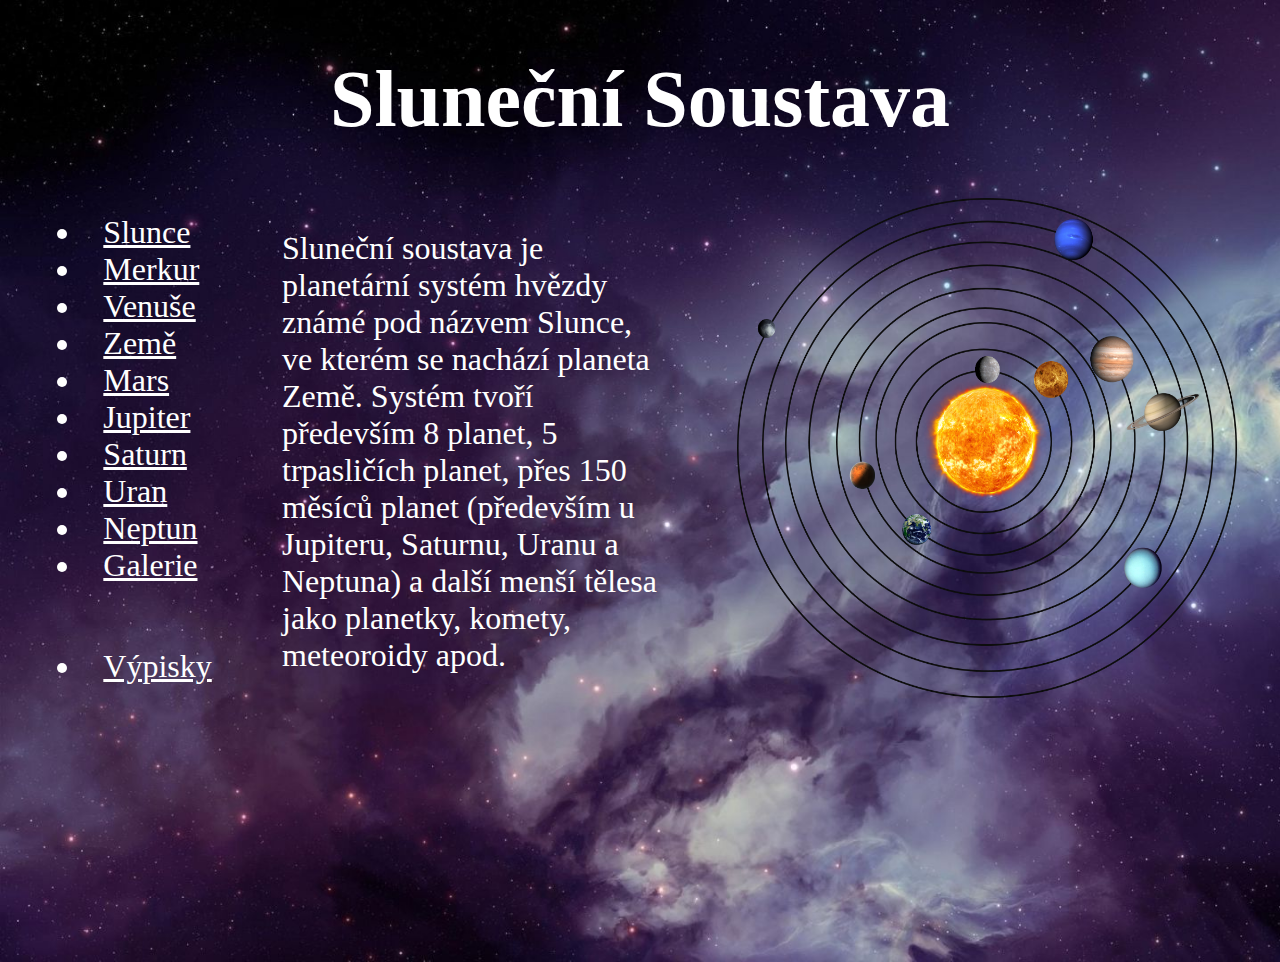
<file: index.html>
<!--HOME-->
<!DOCTYPE html>
<html>

<head>
    <title>Solar System</title>
    <link rel="stylesheet" href="css/styles.css">
    <style>
        .text {
            margin: auto;
            width: 9.3%;
            border: 3px solid white;
            padding: 10px;
        }
    </style>
</head>

<body>
    <h1>Sluneční Soustava</h1>

    <div id="container">
        <ul id="mujSeznam item1">
            <li class="item1 slunce"><a href="index2.html">Slunce</a></li>
            <li class="item1 merkur"><a href="index3.html">Merkur</a></li>
            <li class="item1 venuse"><a href="index4.html">Venuše</a></li>
            <li class="item1 zeme"><a href="index5.html">Země</a></li>
            <li class="item1 mars"><a href="index6.html">Mars</a></li>
            <li class="item1 jupiter"><a href="index7.html">Jupiter</a></li>
            <li class="item1 saturn"><a href="index8.html">Saturn</a></li>
            <li class="item1 uran"><a href="index9.html">Uran</a></li>
            <li class="item1 neptun"><a href="index10.html">Neptun</a></li>
            <li class="item1 gallery"><a href="index11.html">Galerie</a></li>
            <li class="item1 wiki"><a href="https://cs.wikipedia.org/wiki/Hlavn%C3%AD_strana" target="_blank">Výpisky</a></li>
        </ul>
        <div>
            <p>
                Sluneční soustava je planetární systém hvězdy
                známé pod názvem Slunce, ve kterém se nachází planeta Země.

                Systém tvoří především 8 planet, 5 trpasličích planet, přes 150 měsíců planet (především u Jupiteru,
                Saturnu, Uranu a Neptuna) a další menší tělesa jako planetky, komety, meteoroidy apod.
            </p>
        </div>
        <img class="item" src="pic/solarsystem.png">
    </div>
</body>
</html>
</file>
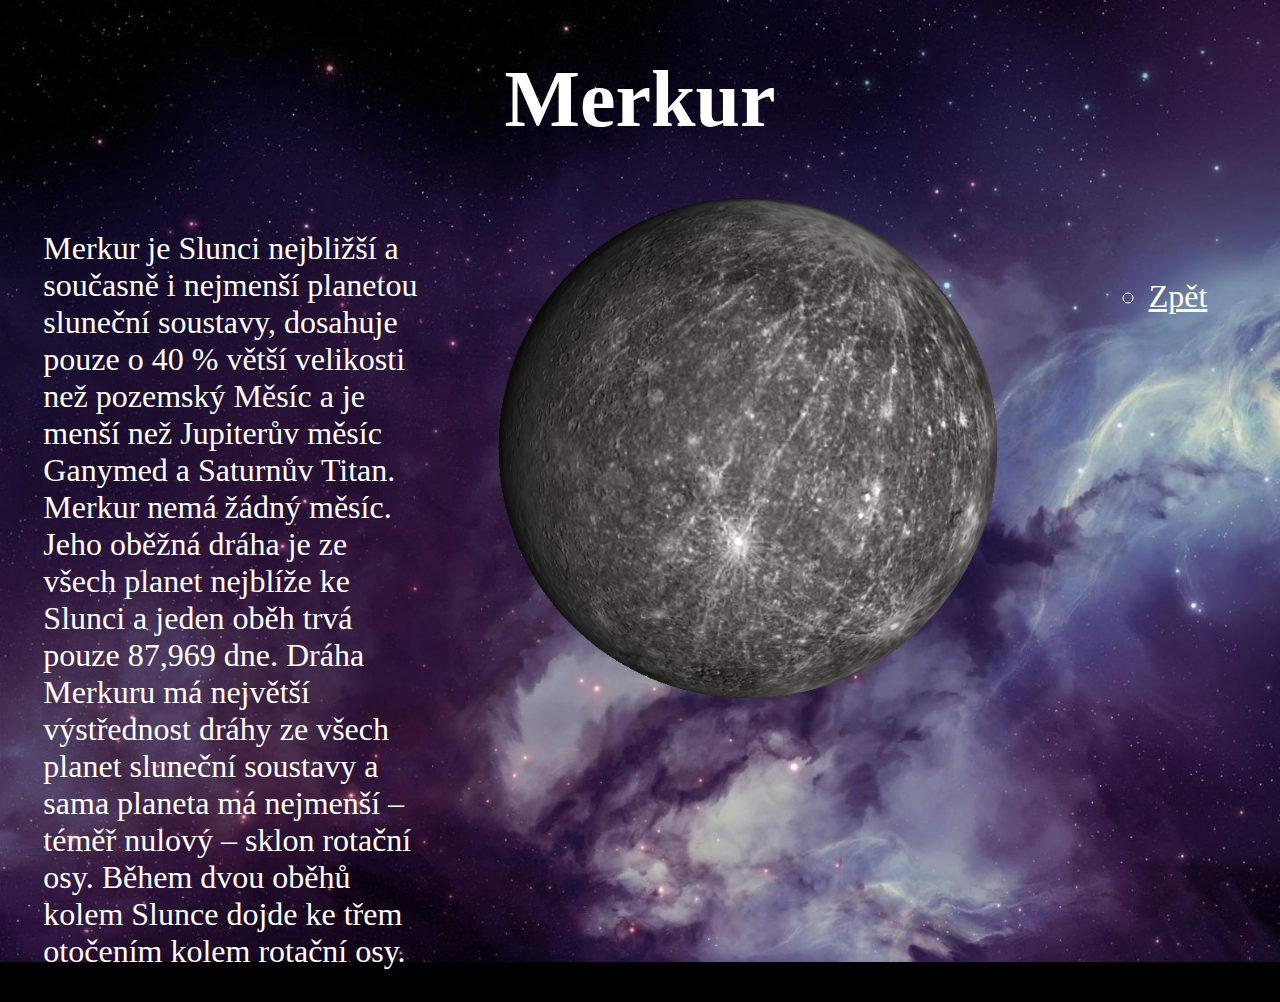
<file: index3.html>
<!--Merkur-->
<!DOCTYPE html>
<html>

<head>
    <title>Merkur</title>
    <link rel="stylesheet" href="css/styles.css">
</head>

<body>
    <h1> Merkur</h1>
    <div id="container">
        <div class="item">


            <p>Merkur je Slunci nejbližší a současně i nejmenší planetou sluneční soustavy, dosahuje pouze o 40 %
                větší velikosti než pozemský Měsíc a je menší než Jupiterův měsíc Ganymed a Saturnův Titan. Merkur
                nemá žádný měsíc. Jeho oběžná dráha je ze všech planet nejblíže ke Slunci a jeden oběh trvá pouze
                87,969 dne. Dráha Merkuru má největší výstřednost dráhy ze všech planet sluneční soustavy a sama planeta
                má nejmenší – téměř nulový – sklon rotační osy. Během dvou oběhů kolem Slunce dojde ke třem otočením
                kolem rotační osy.  </p>

        </div>
        <img class="item" src="pic/mercury.png">
        <ul>
            <ul id="BACK">
                <li class="zpet"><a href="index.html">Zpět</a></li>
            </ul>
    </div>
</body>

</html>
</file>
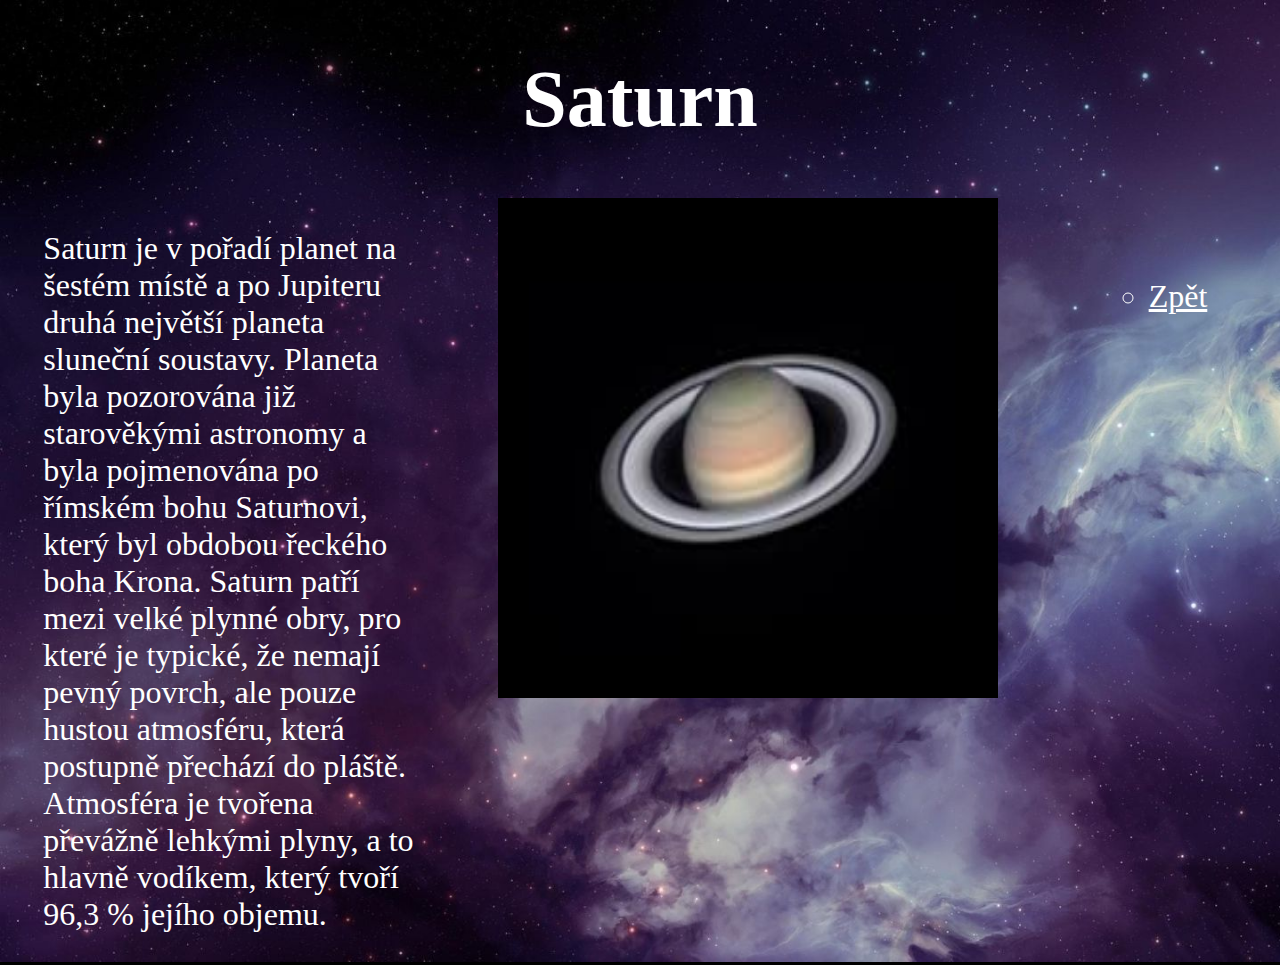
<file: index8.html>
<!--saturn-->
<!DOCTYPE html>
<html>

<head>
    <title>Saturn</title>
    <link rel="stylesheet" href="css/styles.css">
</head>

<body>
    <h1> Saturn</h1>
    <div id="container">
        <div class="item">

            <p>
                Saturn je v pořadí planet na šestém místě a po Jupiteru druhá největší planeta sluneční soustavy. Planeta
                byla pozorována již starověkými astronomy a byla pojmenována po římském bohu Saturnovi, který byl
                obdobou řeckého boha Krona.

                Saturn patří mezi velké plynné obry, pro které je typické, že nemají pevný povrch, ale pouze hustou
                atmosféru, která postupně přechází do pláště. Atmosféra je tvořena převážně lehkými plyny, a to hlavně
                vodíkem, který tvoří 96,3 % jejího objemu.  
            </p>

        </div>
        <img class="item" src="pic/saturn.png">
        <ul>
            <ul id="BACK">
                <li class="zpet"><a href="index.html">Zpět</a></li>
            </ul>
</body>


</html>
</file>
<file: css/styles.css>
body {
    margin:1;
    padding: 1;
    font-family: fantasy;
    background-image: url(galaxy.jpg);
    background-repeat: no-repeat;
    background-color: black;
    background-size: cover;
    height: 100vh;
}

.planeta {
    max-height: 5px;
}

h1 {
    color: white;
    text-align: center;
    font-size: 5em;
}

ul {
    width: 10vw;
}

ul li {
    color: white;
    transition: 0.6s ease;
    font-size: 2em;
    margin: 1;
    text-decoration: none;

}

ul li:last-child {
    padding-top: 2em;
}

ul li:hover {
    transition: 0.6s ease;
    color: black;
    text-decoration: none;

}

a:hover {
    text-decoration: none;
    transition: 0.6s ease;
}

a, a:visited, a:link {
    color: white;
}

img {
    width: 500px;
    height: 500px;
}

#container {
    display: flex;
    justify-content:space-around;
}

.item1 {
    margin: 0;
    padding-left: 20px;
    padding:10;
} 

p {
    color: white;
    font-size: 2em;
    width: 30vw;
}

.wiki {
    padding:10;
}

.planet1{
    width: 750px;

}

.planet2{
    width: 700px;

}
</file>
